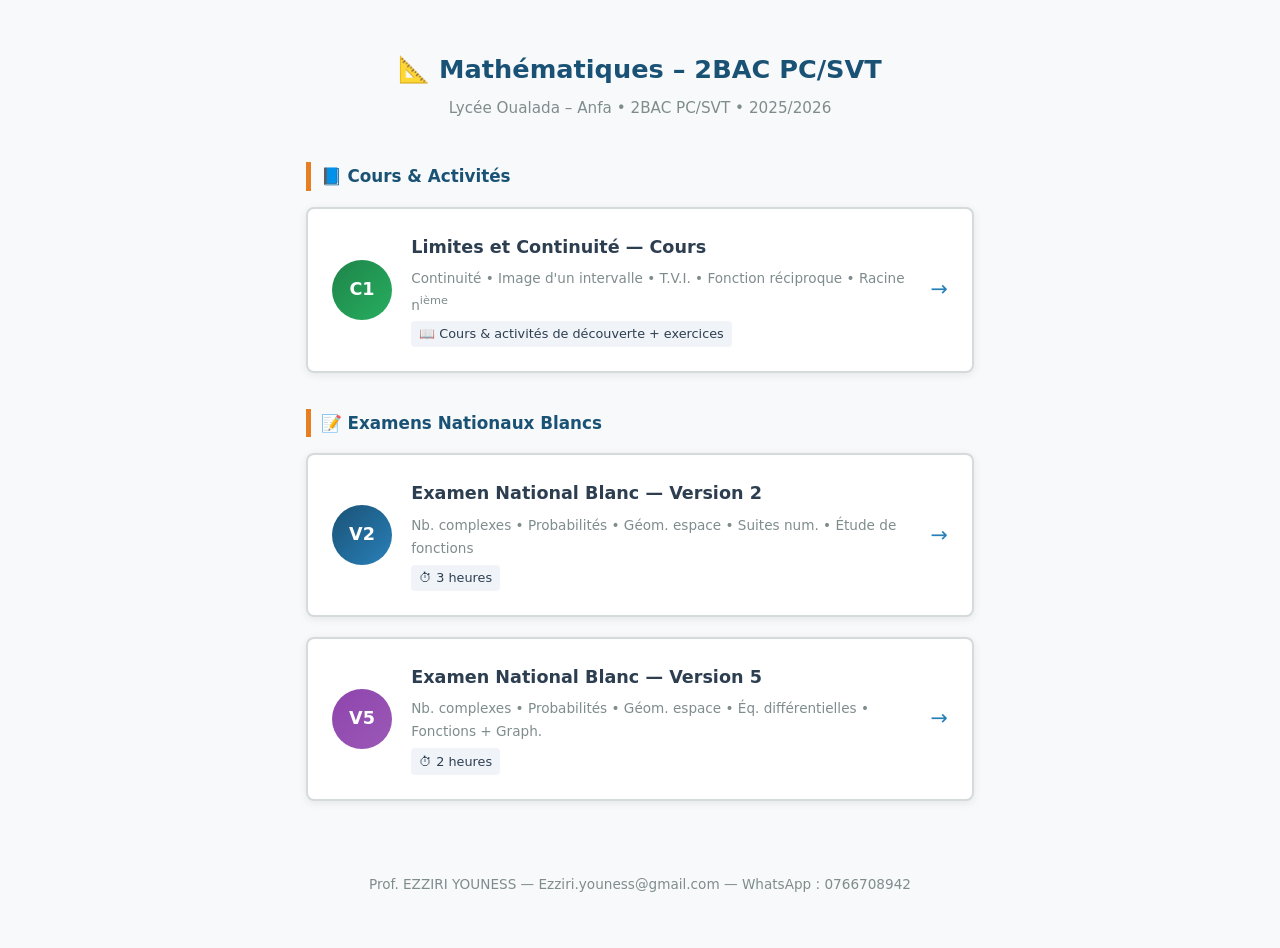
<file: index.html>
<!DOCTYPE html>
<html lang="fr" dir="ltr">
<head>
<meta charset="UTF-8">
<meta name="viewport" content="width=device-width, initial-scale=1.0">
<title>Cours & Examens Nationaux Blancs – Mathématiques – 2BAC PC/SVT</title>
<style>
/* ==== styles.css (inlined) ==== */
/* === Reset & Base === */
*, *::before, *::after { box-sizing: border-box; margin: 0; padding: 0; }

:root {
  --primary: #1a5276;
  --primary-light: #2980b9;
  --accent: #e67e22;
  --accent-light: #f39c12;
  --bg: #f8f9fa;
  --card-bg: #ffffff;
  --text: #2c3e50;
  --text-muted: #7f8c8d;
  --border: #d5dbdb;
  --shadow: 0 2px 8px rgba(0,0,0,0.08);
  --radius: 8px;
  --transition: 0.2s ease;
}

html { font-size: 16px; scroll-behavior: smooth; }
body {
  font-family: 'Segoe UI', system-ui, -apple-system, sans-serif;
  background: var(--bg);
  color: var(--text);
  line-height: 1.7;
  min-height: 100vh;
}

/* === Header === */
.header {
  background: linear-gradient(135deg, var(--primary), var(--primary-light));
  color: #fff;
  padding: 2rem 1.5rem;
  text-align: center;
  box-shadow: 0 4px 12px rgba(0,0,0,0.15);
}
.header-top {
  display: flex;
  justify-content: space-between;
  font-size: 0.85rem;
  opacity: 0.85;
  max-width: 900px;
  margin: 0 auto 0.5rem;
  flex-wrap: wrap;
  gap: 0.5rem;
}
.header h1 {
  font-size: 1.6rem;
  font-weight: 700;
  letter-spacing: -0.5px;
}
.header .version {
  display: inline-block;
  background: var(--accent);
  color: #fff;
  font-size: 0.75rem;
  padding: 0.15rem 0.6rem;
  border-radius: 3px;
  vertical-align: middle;
  margin-left: 0.4rem;
}
.header-sub {
  display: flex;
  justify-content: center;
  gap: 1.5rem;
  margin-top: 0.5rem;
  font-size: 0.9rem;
  flex-wrap: wrap;
  opacity: 0.9;
}
.header-sub span:not(:last-child)::after {
  content: '•';
  margin-left: 1.5rem;
  opacity: 0.5;
}

/* Consignes */
.consignes {
  max-width: 800px;
  margin: 1.2rem auto 0;
  display: flex;
  flex-wrap: wrap;
  gap: 0.5rem;
  justify-content: center;
}
.consigne-item {
  background: rgba(255,255,255,0.12);
  border: 1px solid rgba(255,255,255,0.2);
  padding: 0.3rem 0.8rem;
  border-radius: 20px;
  font-size: 0.8rem;
}

/* Barème table */
.bareme-table {
  margin: 1.5rem auto 0;
  border-collapse: collapse;
  font-size: 0.85rem;
  background: rgba(255,255,255,0.1);
  border-radius: var(--radius);
  overflow: hidden;
}
.bareme-table th, .bareme-table td {
  padding: 0.4rem 1rem;
  text-align: center;
  border: 1px solid rgba(255,255,255,0.15);
}

/* === Navigation === */
.section-nav {
  display: flex;
  justify-content: center;
  gap: 0.5rem;
  padding: 1rem;
  flex-wrap: wrap;
  position: sticky;
  top: 0;
  z-index: 100;
  background: var(--bg);
  border-bottom: 1px solid var(--border);
}
.nav-btn {
  padding: 0.5rem 1.2rem;
  border: 2px solid var(--border);
  background: var(--card-bg);
  border-radius: var(--radius);
  cursor: pointer;
  font-size: 0.9rem;
  font-weight: 500;
  transition: all var(--transition);
  color: var(--text);
}
.nav-btn:hover { border-color: var(--primary-light); color: var(--primary); }
.nav-btn.active {
  background: var(--primary);
  color: #fff;
  border-color: var(--primary);
}
.nav-btn.back-btn {
  border-color: var(--accent);
  color: var(--accent);
  font-weight: 600;
  text-decoration: none;
  display: flex;
  align-items: center;
}
.nav-btn.back-btn:hover {
  background: var(--accent);
  color: #fff;
}

/* === Main Content === */
.main-content {
  max-width: 900px;
  margin: 0 auto;
  padding: 1.5rem 1rem 4rem;
}

/* Exercise sections */
.exercise-section {
  display: none;
  animation: fadeIn 0.3s ease;
}
.exercise-section.active { display: block; }

@keyframes fadeIn {
  from { opacity: 0; transform: translateY(8px); }
  to { opacity: 1; transform: translateY(0); }
}

.exercise-section h2 {
  color: var(--primary);
  font-size: 1.3rem;
  border-bottom: 3px solid var(--primary-light);
  padding-bottom: 0.4rem;
  margin-bottom: 1.2rem;
}
.part-title {
  color: var(--accent);
  font-size: 1.1rem;
  margin: 1.5rem 0 1rem;
  padding-left: 0.5rem;
  border-left: 4px solid var(--accent);
}
.bareme {
  color: var(--accent);
  font-weight: 600;
  font-size: 0.9rem;
  white-space: nowrap;
}
.formula {
  text-align: center;
  font-size: 1.1rem;
  margin: 0.8rem 0;
  padding: 0.6rem;
  background: #f0f4f8;
  border-radius: var(--radius);
}

/* Questions */
.question {
  background: var(--card-bg);
  border: 1px solid var(--border);
  border-radius: var(--radius);
  margin-bottom: 0.8rem;
  overflow: hidden;
  box-shadow: var(--shadow);
}
.q-header {
  display: flex;
  align-items: baseline;
  gap: 0.5rem;
  padding: 0.7rem 1rem;
  cursor: default;
  flex-wrap: wrap;
}
.q-num {
  font-weight: 700;
  color: var(--primary);
  min-width: 1.8rem;
}
.q-points { flex: 1; }
.q-points em { color: var(--text-muted); font-size: 0.85rem; }

.toggle-solution {
  background: var(--accent);
  color: #fff;
  border: none;
  border-radius: 50%;
  width: 30px;
  height: 30px;
  cursor: pointer;
  font-size: 0.9rem;
  transition: transform var(--transition);
  flex-shrink: 0;
  display: flex;
  align-items: center;
  justify-content: center;
  line-height: 1;
}
.toggle-solution:hover { transform: scale(1.1); background: var(--accent-light); }
.toggle-solution.open { transform: rotate(180deg); }

.solution {
  display: none;
  padding: 0 1rem 0.8rem;
  border-top: 1px solid var(--border);
  background: #fafcfd;
  font-size: 0.95rem;
  line-height: 2;
}
.solution.show { display: block; }

.solution p { margin: 0.4rem 0; }

/* Variation table */
.var-table {
  border-collapse: collapse;
  width: 100%;
  margin: 0.5rem 0;
  font-size: 0.9rem;
}
.var-table th, .var-table td {
  border: 1px solid var(--border);
  padding: 0.35rem 0.5rem;
  text-align: center;
}
.var-table th { background: var(--primary); color: #fff; }
.var-table tr:last-child td { background: #eaf2f8; font-weight: 500; }

/* Probability tree */
.tree {
  background: #f5f6fa;
  padding: 0.8rem;
  border-radius: var(--radius);
  font-family: 'Consolas', 'Courier New', monospace;
  font-size: 0.85rem;
  line-height: 1.6;
  overflow-x: auto;
}

/* === Toolbar === */
.toolbar {
  display: flex;
  justify-content: center;
  align-items: center;
  gap: 1rem;
  margin-top: 2rem;
  padding: 1rem;
  background: var(--card-bg);
  border-radius: var(--radius);
  box-shadow: var(--shadow);
  flex-wrap: wrap;
}
.tool-btn {
  padding: 0.5rem 1.2rem;
  border: 2px solid var(--primary);
  background: #fff;
  color: var(--primary);
  border-radius: var(--radius);
  cursor: pointer;
  font-size: 0.9rem;
  font-weight: 500;
  transition: all var(--transition);
}
.tool-btn:hover { background: var(--primary); color: #fff; }

.timer {
  font-family: 'Consolas', monospace;
  font-size: 1.2rem;
  font-weight: 600;
  color: var(--primary);
  padding: 0.4rem 0.8rem;
  border: 2px solid var(--border);
  border-radius: var(--radius);
  min-width: 100px;
  text-align: center;
}
.timer.warning { color: var(--accent); border-color: var(--accent); }
.timer.danger { color: #c0392b; border-color: #c0392b; animation: pulse 1s infinite; }

@keyframes pulse {
  0%, 100% { opacity: 1; }
  50% { opacity: 0.5; }
}

/* === Footer === */
footer {
  text-align: center;
  padding: 1.5rem;
  color: var(--text-muted);
  font-size: 0.85rem;
  border-top: 1px solid var(--border);
}

/* === Print === */
@media print {
  .section-nav, .toolbar, .toggle-solution, footer { display: none !important; }
  .exercise-section { display: block !important; page-break-inside: avoid; }
  .solution { display: block !important; }
  .header { background: none; color: #000; box-shadow: none; padding: 0.5rem; }
  .header h1 { font-size: 1.2rem; }
  .bareme-table { border-color: #000; }
  .bareme-table th, .bareme-table td { border-color: #000; color: #000; }
  body { font-size: 12px; }
  .main-content { max-width: 100%; padding: 0; }
}

/* === Responsive === */
@media (max-width: 640px) {
  .header h1 { font-size: 1.2rem; }
  .header-sub { gap: 0.8rem; font-size: 0.8rem; }
  .header-sub span:not(:last-child)::after { content: none; }
  .section-nav { gap: 0.3rem; }
  .nav-btn { padding: 0.4rem 0.8rem; font-size: 0.8rem; }
  .main-content { padding: 1rem 0.5rem; }
  .bareme-table { font-size: 0.7rem; }
}

</style>
<style>
/* Hub-specific overrides */
.hub-container {
  max-width: 700px;
  margin: 3rem auto;
  padding: 0 1rem;
}
.hub-title {
  text-align: center;
  color: var(--primary);
  font-size: 1.6rem;
  margin-bottom: 0.3rem;
}
.hub-subtitle {
  text-align: center;
  color: var(--text-muted);
  margin-bottom: 2.5rem;
  font-size: 0.95rem;
}
.exam-grid {
  display: grid;
  gap: 1.2rem;
}
.exam-card {
  display: flex;
  align-items: center;
  gap: 1.2rem;
  background: var(--card-bg);
  border: 2px solid var(--border);
  border-radius: var(--radius);
  padding: 1.5rem;
  text-decoration: none;
  color: var(--text);
  transition: all var(--transition);
  box-shadow: var(--shadow);
}
.exam-card:hover {
  border-color: var(--primary-light);
  transform: translateY(-2px);
  box-shadow: 0 6px 20px rgba(0,0,0,0.12);
}
.exam-card .badge {
  flex-shrink: 0;
  width: 60px;
  height: 60px;
  border-radius: 50%;
  display: flex;
  align-items: center;
  justify-content: center;
  font-weight: 700;
  font-size: 1.1rem;
  color: #fff;
}
.badge-v2 { background: linear-gradient(135deg, var(--primary), var(--primary-light)); }
.badge-v5 { background: linear-gradient(135deg, #8e44ad, #9b59b6); }
.badge-cours { background: linear-gradient(135deg, #1e8449, #27ae60); }
.section-label {
  margin: 2.2rem 0 1rem;
  font-size: 1.05rem;
  font-weight: 700;
  color: var(--primary);
  border-left: 5px solid var(--accent);
  padding-left: 0.6rem;
}
.section-label:first-of-type { margin-top: 0.5rem; }
.exam-card .info { flex: 1; }
.exam-card .info h3 { font-size: 1.1rem; margin-bottom: 0.3rem; }
.exam-card .info p { color: var(--text-muted); font-size: 0.85rem; margin: 0; }
.exam-card .arrow { color: var(--primary-light); font-size: 1.3rem; flex-shrink: 0; }
.exam-card .duration {
  display: inline-block;
  background: #f0f4f8;
  padding: 0.15rem 0.5rem;
  border-radius: 4px;
  font-size: 0.8rem;
  margin-top: 0.3rem;
}
</style>
</head>
<body>

<div class="hub-container">
  <h1 class="hub-title">📐 Mathématiques – 2BAC PC/SVT</h1>
  <p class="hub-subtitle">Lycée Oualada – Anfa &bull; 2BAC PC/SVT &bull; 2025/2026</p>

  <h2 class="section-label">📘 Cours &amp; Activités</h2>
  <div class="exam-grid">
    <a href="cours-limites-continuite.html" class="exam-card">
      <div class="badge badge-cours">C1</div>
      <div class="info">
        <h3>Limites et Continuité — Cours</h3>
        <p>Continuité • Image d'un intervalle • T.V.I. • Fonction réciproque • Racine n<sup>ième</sup></p>
        <span class="duration">📖 Cours &amp; activités de découverte + exercices</span>
      </div>
      <span class="arrow">→</span>
    </a>
  </div>

  <h2 class="section-label">📝 Examens Nationaux Blancs</h2>
  <div class="exam-grid">
    <a href="exam-v2.html" class="exam-card">
      <div class="badge badge-v2">V2</div>
      <div class="info">
        <h3>Examen National Blanc — Version 2</h3>
        <p>Nb. complexes • Probabilités • Géom. espace • Suites num. • Étude de fonctions</p>
        <span class="duration">⏱ 3 heures</span>
      </div>
      <span class="arrow">→</span>
    </a>

    <a href="exam-v5.html" class="exam-card">
      <div class="badge badge-v5">V5</div>
      <div class="info">
        <h3>Examen National Blanc — Version 5</h3>
        <p>Nb. complexes • Probabilités • Géom. espace • Éq. différentielles • Fonctions + Graph.</p>
        <span class="duration">⏱ 2 heures</span>
      </div>
      <span class="arrow">→</span>
    </a>
  </div>
</div>

<footer style="border:none; margin-top:3rem;">
  <p>Prof. EZZIRI YOUNESS &mdash; Ezziri.youness@gmail.com &mdash; WhatsApp : 0766708942</p>
</footer>

</body>
</html>
</file>
